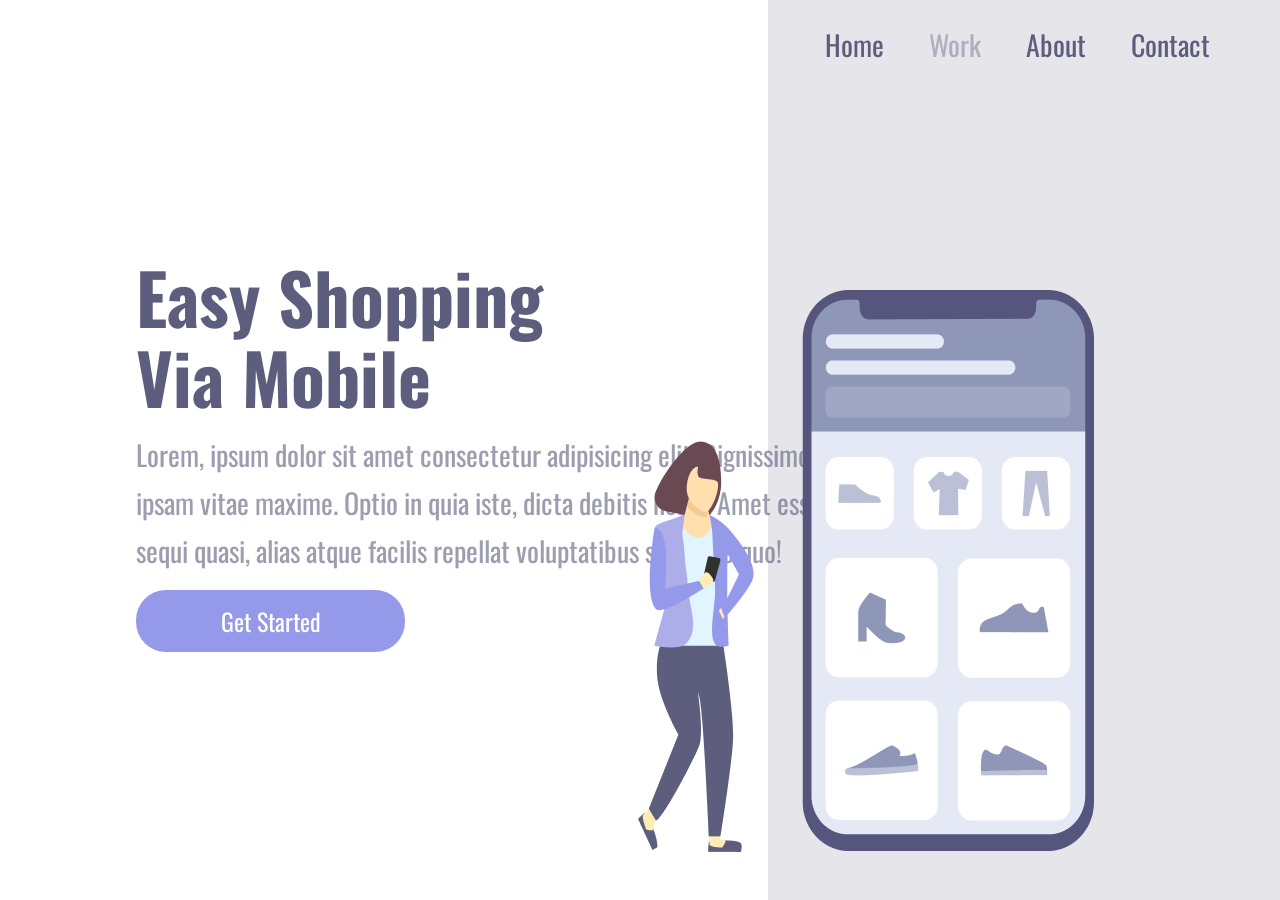
<file: Easy Shopping/index.html>
<!DOCTYPE html>
<html lang="pt-br">
<head>
    <meta charset="UTF-8">
    <meta name="viewport" content="width=device-width, initial-scale=1.0">
    <link rel="stylesheet" href="style.css">
    <link rel="preconnect" href="https://fonts.googleapis.com">
    <link rel="preconnect" href="https://fonts.gstatic.com" crossorigin>
    <link href="https://fonts.googleapis.com/css2?family=Oswald:wght@200..700&family=Poppins:ital,wght@0,100;0,200;0,300;0,400;0,500;0,600;0,700;0,800;0,900;1,100;1,200;1,300;1,400;1,500;1,600;1,700;1,800;1,900&display=swap" rel="stylesheet">


    <title>Shopping</title>
</head>

<body>
    <div class="wrapper">
        <section class="container-left">
                <h1>Easy Shopping Via Mobile</h1>

                <p>Lorem, ipsum dolor sit amet consectetur adipisicing elit. 
                    Dignissimos ipsam vitae maxime. 
                    Optio in quia iste, dicta debitis nobis. Amet esse sequi 
                    quasi, alias atque facilis repellat
                    voluptatibus similique quo!
                </p>

                <button>Get Started</button>
        </section>
        
            <section class="container-right">
                <header>
                    <a>Home</a>
                    <a>Work</a>
                    <a>About</a>
                    <a>Contact</a>
                    
                    
                </header>
                <img src="./img/Shopping.png" alt="celular-logo">
            </section>

    </div>
</body>
</html>
</file>
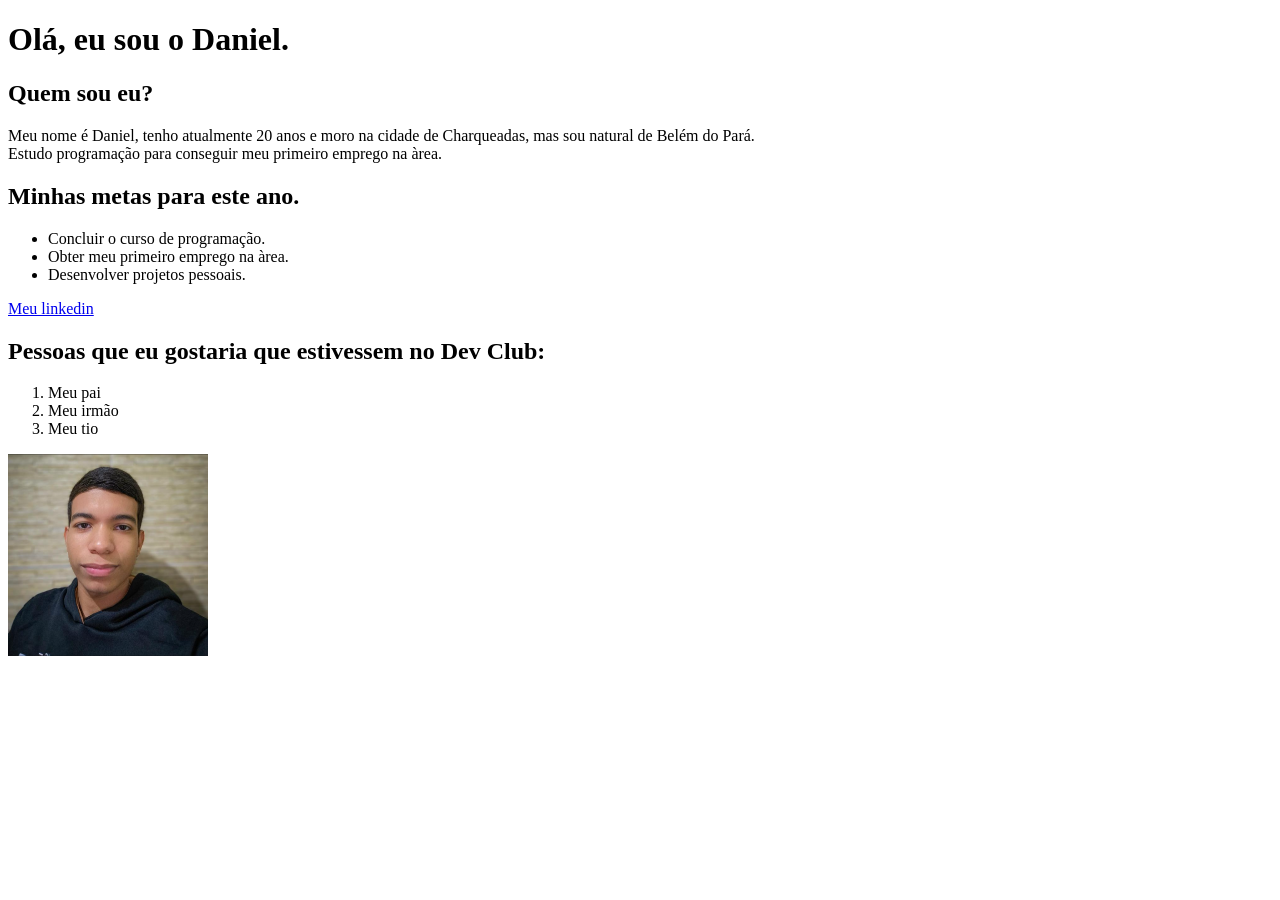
<file: Quem sou eu/index.html>
<!doctype html>
<html lang="pt-br">

<head>
    <meta charset="UTF-8" />
    <meta name="viewport" content="width=device-width, initial-scale=1.0" />
    <title>Minha Primeira Página</title>
</head>

<body>
    <h1>Olá, eu sou o Daniel.</h1>
    <h2>Quem sou eu?</h2>

    <p>
        Meu nome é Daniel, tenho atualmente 20 anos e moro na cidade de
        Charqueadas, mas sou natural de Belém do Pará.<br />
        Estudo programação para conseguir meu primeiro emprego na àrea.
    </p>

    <h2>Minhas metas para este ano.</h2>

    <ul>
        <li>Concluir o curso de programação.</li>
        <li>Obter meu primeiro emprego na àrea.</li>
        <li>Desenvolver projetos pessoais.</li>
    </ul>

    <a href="https://www.linkedin.com/in/daniel-bitencort/" target="_blank">Meu linkedin</a>

    <h2>Pessoas que eu gostaria que estivessem no Dev Club:</h2>

    <ol>
        <li>Meu pai</li>
        <li>Meu irmão</li>
        <li>Meu tio</li>
    </ol>

    <img src="Perfil.png" alt="Foto de perfil" width="200" />
</body>

</html>
</file>
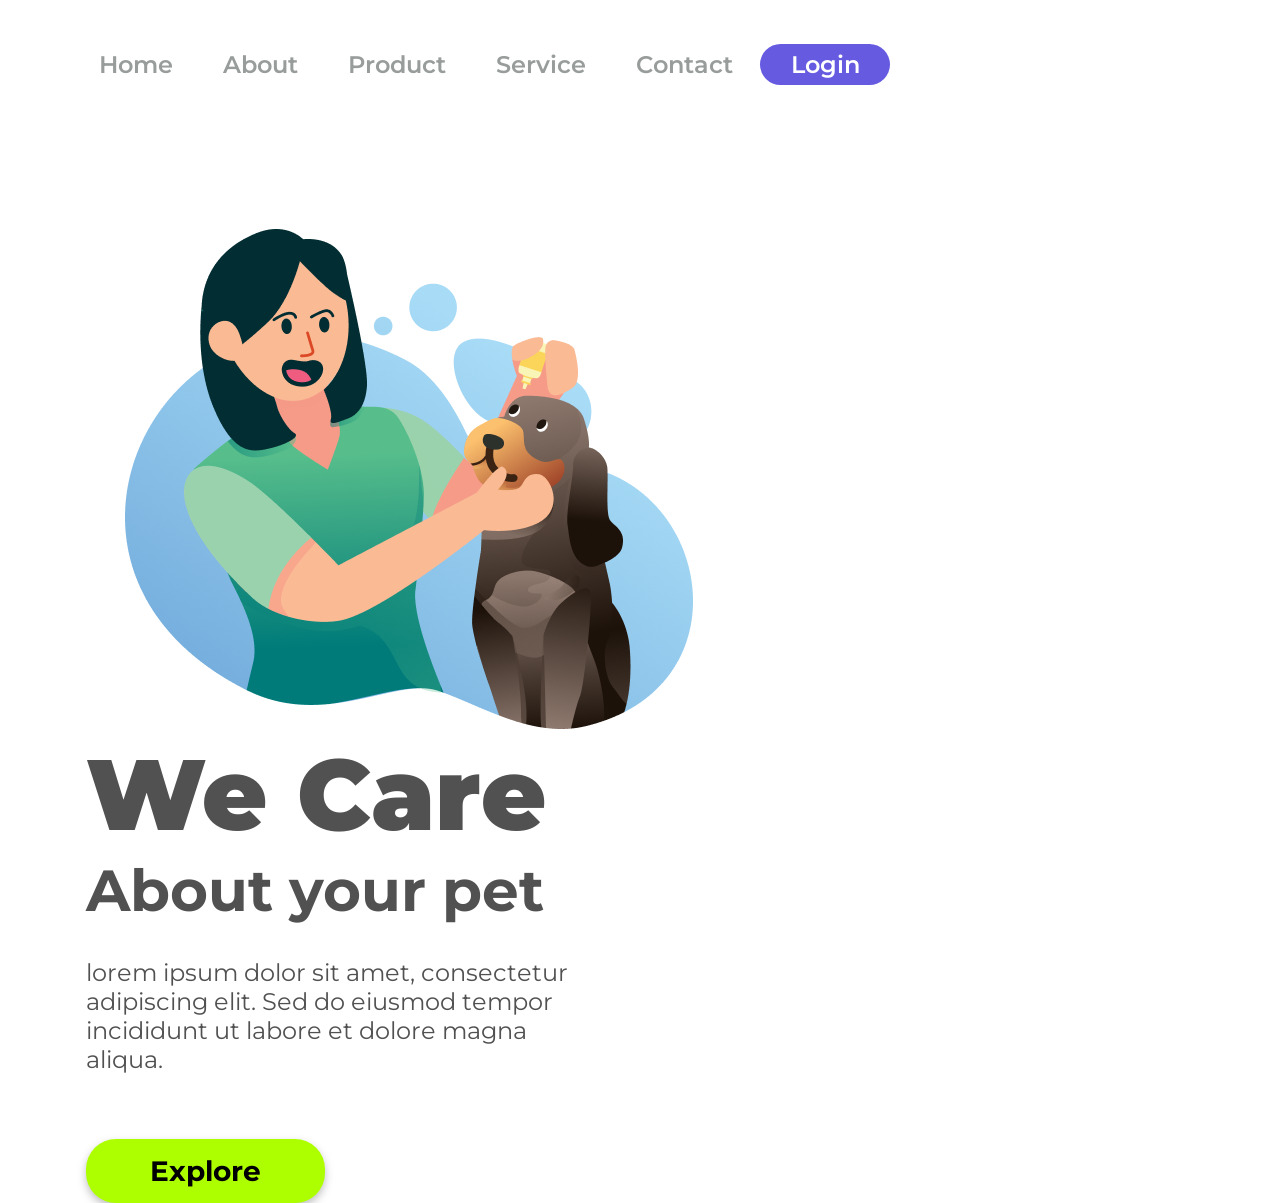
<file: We Care/index.html>
<!doctype html>
<html lang="pt-br">

<head>
    <meta charset="UTF-8" />
    <meta name="viewport" content="width=device-width, initial-scale=1.0" />
    <link rel="stylesheet" href="style.css" />
    <link rel="preconnect" href="https://fonts.googleapis.com">
    <link rel="preconnect" href="https://fonts.gstatic.com" crossorigin>
    <link href="https://fonts.googleapis.com/css2?family=Montserrat:ital,wght@0,100..900;1,100..900&display=swap" rel="stylesheet">
    <title>We Care</title>
</head>

<body>
    <header>
        <a class="link-header">Home</a>
        <a class="link-header">About</a>
        <a class="link-header">Product</a>
        <a class="link-header">Service</a>
        <a class="link-header">Contact</a>
        <button class="button-header">Login</button>
    </header>

    <main>
        <img src="img/Pet.png" alt="Imagem do Pet" class="img-logo" />

        <section>
            <h1>We Care</h1>
            <h2>About your pet</h2>
            <p>
                lorem ipsum dolor sit amet, consectetur adipiscing elit. Sed do eiusmod
                tempor incididunt ut labore et dolore magna aliqua.
            </p>
            <button class="button-main">Explore</button>
        </section>
    </main>
</body>

</html>
</file>
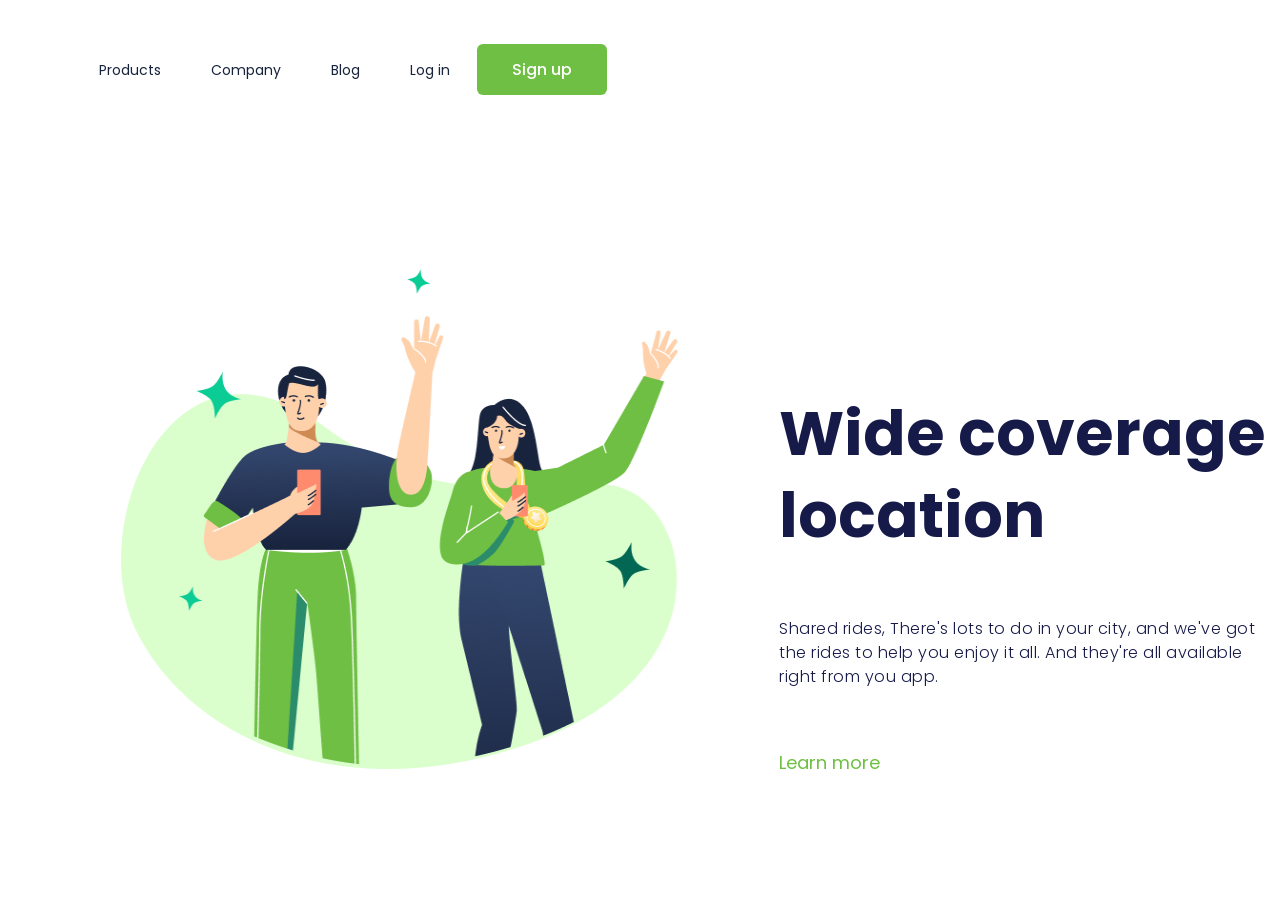
<file: Wide Location/index.html>
<!DOCTYPE html>
<html lang="pt-br">
<head>
    <meta charset="UTF-8">
    <meta name="viewport" content="width=device-width, initial-scale=1.0">
    <link rel="stylesheet" href="style.css">
    <link rel="preconnect" href="https://fonts.googleapis.com">
    <link rel="preconnect" href="https://fonts.gstatic.com" crossorigin>
    <link href="https://fonts.googleapis.com/css2?family=Montserrat:ital,wght@0,100..900;1,100..900&family=Poppins:ital,wght@0,100;0,200;0,300;0,400;0,500;0,600;0,700;0,800;0,900;1,100;1,200;1,300;1,400;1,500;1,600;1,700;1,800;1,900&display=swap" rel="stylesheet">
    <title>Location</title>
</head>
<body>
    <header>
        <a class="link-header">Products</a>
        <a class="link-header">Company</a>
        <a class="link-header">Blog</a>
        <a class="link-header">Log in</a>
        <button class="button-header">Sign up</button>
    </header>

    <main>
        <img src="./img/positive.png" class="img-logo">
        <section>
            <h1>Wide coverage<br> location</h1>
            <p>Shared rides, There's lots to do in your city, and we've got the rides to help you enjoy it all. And they're all available right from you app.</p>
            <a class="link-main">Learn more</a>
        </section>
    </main>
</body>
</html>
</file>
<file: Easy Shopping/style.css>
* {
    font-family: Oswald;
    margin: 0;
    padding: 0;
    box-sizing: border-box;
}

.wrapper {
   height: 100vh;
   width: 100vw;
   
}

.container-right {
    display: inline-block;
    background-color: rgba(93, 93, 125, 0.16);
    height: 100vh;
    width: 40%;
    position: absolute;
}

.container-left {
    display: inline-block;
    width: 60%;
    padding-left: 136px;
    margin-top: 20%;
}

img {
    position: relative;
    top: 25%;
    right: 130px;
}

h1 {
    font-weight: 400px;
    font-size: 70px;
    line-height: 80px;
    color: #5D5D7D;
    width: 500px;
}

p {
    font-weight: 400px;
    font-size: 28px;
    line-height: 48px;
    color: #5D5D7D;
    opacity: 0.6;
    margin: 15px 0;
    width: 700px;
}

button {
    width: 269px;
    height: 62px;
    background: #9499EA;
    box-shadow: 0px 10px 24px rgba(148, 153, 234, 0,0979959);
    border: none;
    border-radius: 30px;
    font-size: 24px;
    line-height: 36px;
    text-align: center;
    color: #FFFFFF
}

button:hover {
    opacity: .8;
}

button:active {
    opacity: .5;
}

a {
    font-size: 28px;
    line-height: 41px;
    color: #5D5D7D;
    margin-right: 41px;
    cursor: pointer;
}

a:nth-child(2) {
    opacity: 0.4;
}

a:hover {
    opacity: 0.4;
}

a:active {
    opacity: 0.8;
}

header {
    margin-top: 24px;
    margin-left: 57px;
}

@media screen and (max-width: 900px){
    .container-left {
        width: 100%;
        height: 50%;
        padding: 0;
        margin: 0;
    }

    .container-right {
        display: block;
        height: auto;
        width: 100%;
        position: static;
        padding: 40px;
    }

    img {
        position: static;
        max-width: 90%;
    }

    header {
        display: none;
    }

    h1 {
        font-size: 36px;
        line-height: 52px;
        width: auto;
        margin: 58px 58px 0 50px;
        text-align: center;
    }

    p {
        margin: 15px 40px;
        width: auto;
        text-align: center;
        font-size: 14px;
        line-height: 24px;
    }
    
    button {
        margin: 0 auto;
        display: block;
        cursor: pointer;
    }

    @media screen and (max-width: 330px){
        .container-left{
            height: 70%;
        }
        
    }
}
</file>
<file: We Care/style.css>
* {
    font-family: 'Montserrat', sans-serif;
    margin: 0;
    padding: 0;
    box-sizing: border-box;
}

header {
    margin: 44px 0 144px 76px;
}

.link-header {
    font-weight: 600;
    font-size: 24px;
    line-height: 29px;
    color: #989D9C;
    cursor: pointer;
    margin: 23px;
}

.button-header {
    background: #665AE1;
    border-radius: 20.5px;
    width: 130px;
    height: 41px;
    border: none;
    font-weight: 600;
    font-size: 24px;
    line-height: 29px;
    color: #FFFFFF;
    cursor: pointer;
}

.img-logo {
    width: 568px;
    height: 500px;
    margin-left: 125px;
    display: inline-block;
}

section {
    display: inline-block;
    margin-left: 86px;
}

h1 {
    font-weight: 900;
    font-size: 100px;
    line-height: 122px;
    color: #515151;
}

h2 {
    font-weight: 500px;
    font-size: 58px;
    line-height: 71px;
    color: #515151;
}

p {
    font-weight: 400;
    font-size: 24px;
    line-height: 29px;
    color: #515151;
    width: 515px;
    margin-top: 32px;
    margin-bottom: 65px;
}

.button-main {
    background: #ADFF00;
    border-radius: 30px;
    width: 239px;
    height: 64px;
    border: none;
    cursor: pointer;
    filter: drop-shadow(0px 4px 4px rgba(0, 0, 0, 0.25));
    font-weight: 700;
    font-size: 28px;
    line-height: 34px;
    color: #000000;
}
</file>
<file: Wide Location/style.css>
* {
    font-family: 'Poppins', sans-serif;
    margin: 0;
    padding: 0;
    box-sizing: border-box;
}

header {
    margin: 44px 0 144px 76px;
}

.link-header {
    font-weight: 400;
    font-size: 14px;
    line-height: 29px;
    color: #17233D;
;
    cursor: pointer;
    margin: 23px;
}

.button-header {
    font-weight: 500;
    font-size: 16px;
    color: #FFFFFF;
    border-color: #4CB538;
    background-color: #6FBF44;
    border-radius: 6px;
    border: 1px;
    width: 130px;
    height: 51px;
    cursor: pointer;
}

.img-logo {
    width: 568px;
    height: 500px;
    margin-top: 30px;
    margin-left: 121px;
    display: inline-block;
}

section {
    display: inline-block;
    margin-left: 86px;
}

h1 {
    font-weight: 700;
    font-size: 62px;
    line-height: 82px;
    color: #161A49;
}

p {
    font-weight: 300;
    font-size: 16px;
    line-height: 24px;
    color: #161A49;
    width: 500px;
    letter-spacing: 0.5px;
    margin-top: 60px;
    margin-bottom: 60px;
}

.link-main {
    font-weight: 500px;
    font-size: 18px;
    color:#6FBF44;
    cursor: pointer;
}
</file>
